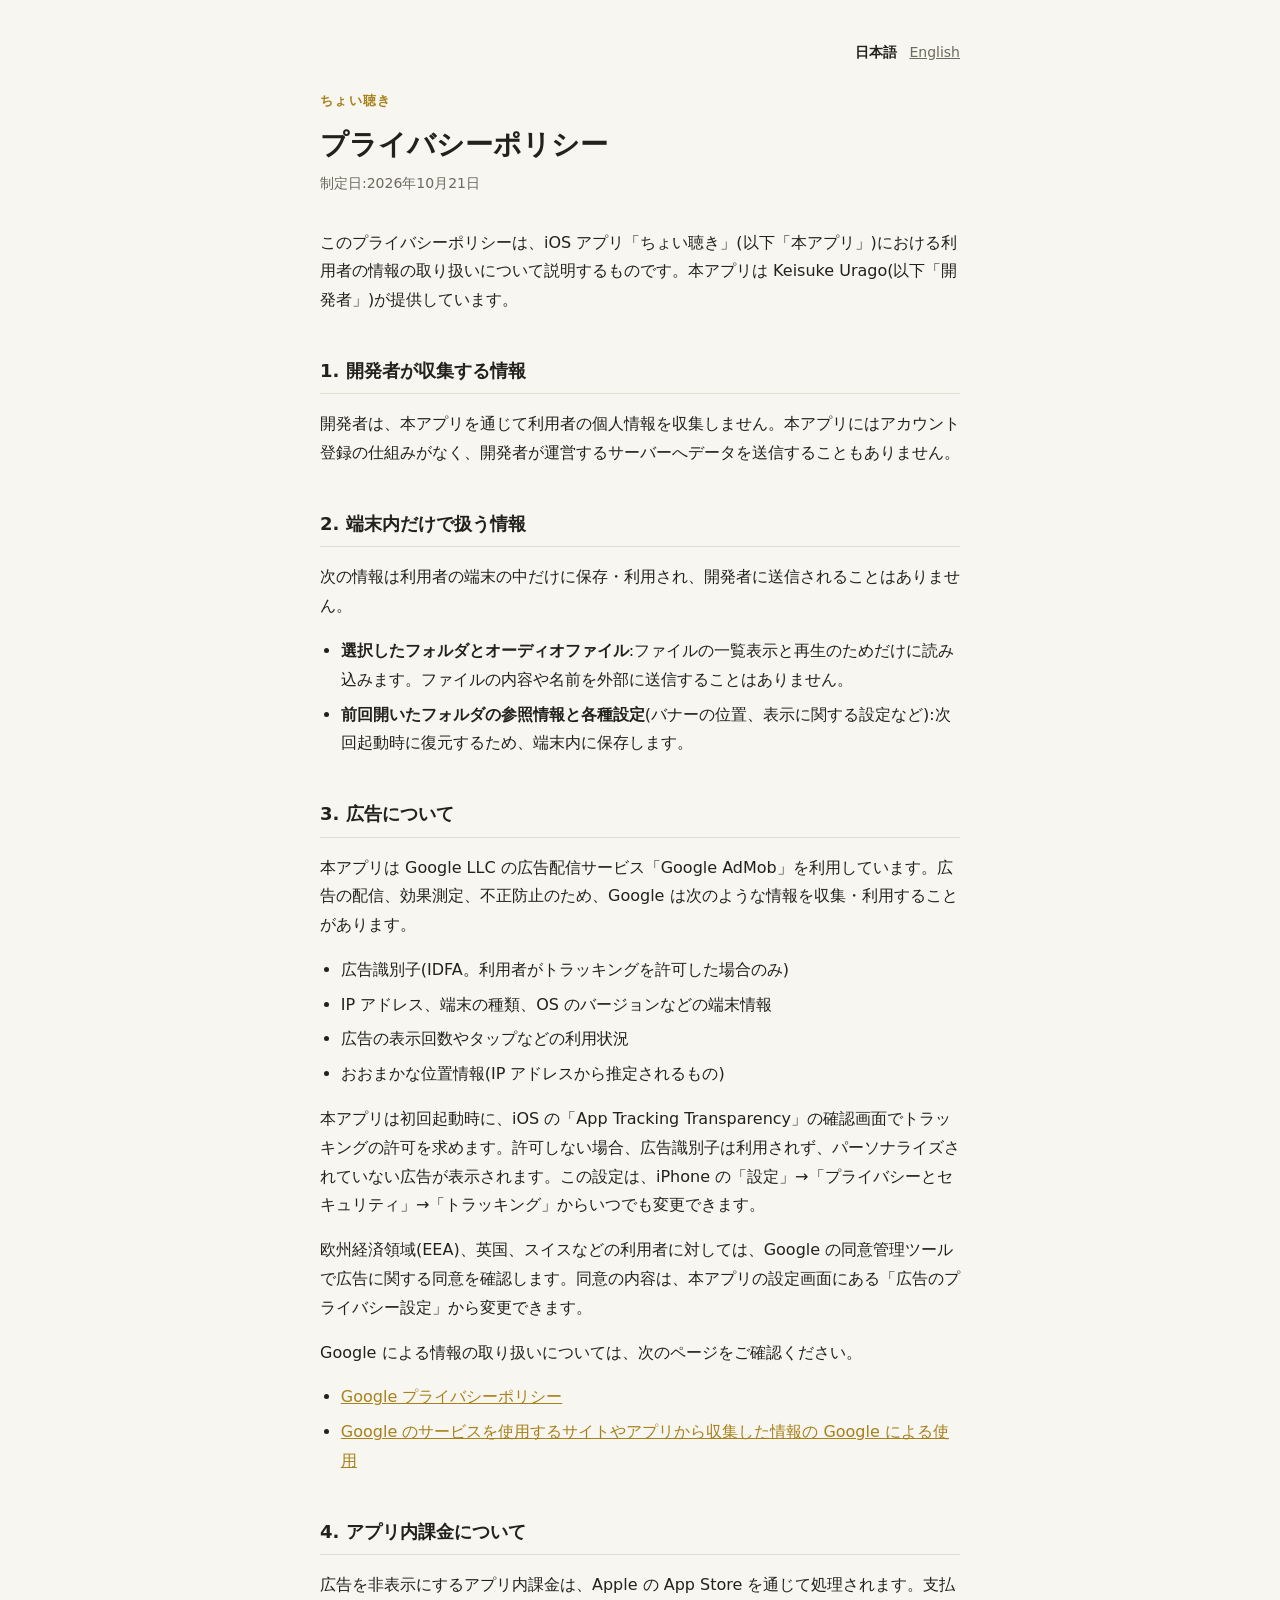
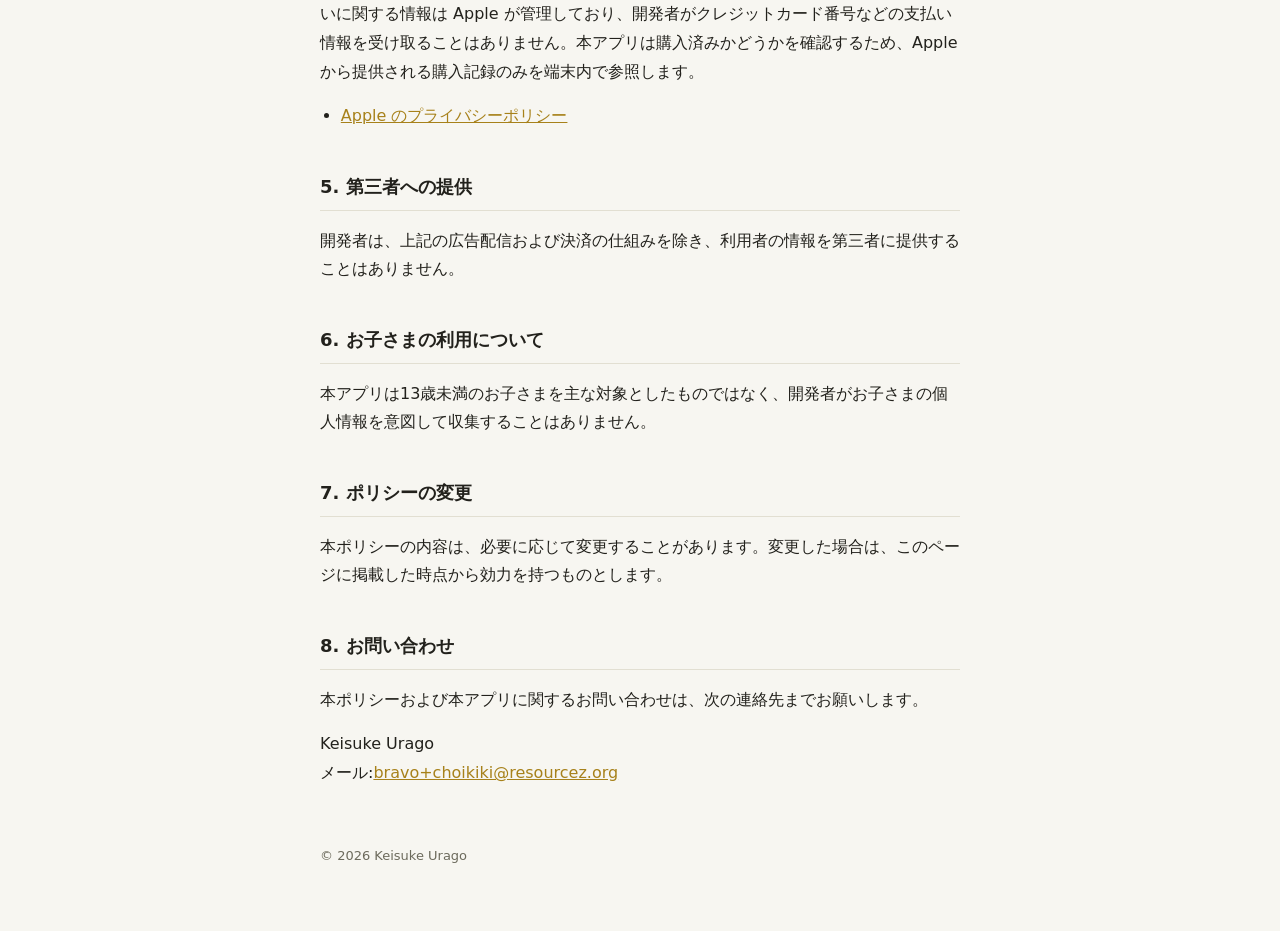
<file: products/choikiki/privacy/index.html>
<!doctype html>
<html lang="ja">
<head>
<meta charset="utf-8">
<meta name="viewport" content="width=device-width, initial-scale=1, viewport-fit=cover">
<title>プライバシーポリシー | ちょい聴き</title>
<link rel="stylesheet" href="style.css">
</head>
<body>
<main>
  <nav class="lang"><a href="./" aria-current="page">日本語</a><a href="en.html" hreflang="en">English</a></nav>

  <p class="app">ちょい聴き</p>
  <h1>プライバシーポリシー</h1>
  <p class="date">制定日:2026年10月21日</p>

  <p>このプライバシーポリシーは、iOS アプリ「ちょい聴き」(以下「本アプリ」)における利用者の情報の取り扱いについて説明するものです。本アプリは Keisuke Urago(以下「開発者」)が提供しています。</p>

  <h2>1. 開発者が収集する情報</h2>
  <p>開発者は、本アプリを通じて利用者の個人情報を収集しません。本アプリにはアカウント登録の仕組みがなく、開発者が運営するサーバーへデータを送信することもありません。</p>

  <h2>2. 端末内だけで扱う情報</h2>
  <p>次の情報は利用者の端末の中だけに保存・利用され、開発者に送信されることはありません。</p>
  <ul>
    <li><strong>選択したフォルダとオーディオファイル</strong>:ファイルの一覧表示と再生のためだけに読み込みます。ファイルの内容や名前を外部に送信することはありません。</li>
    <li><strong>前回開いたフォルダの参照情報と各種設定</strong>(バナーの位置、表示に関する設定など):次回起動時に復元するため、端末内に保存します。</li>
  </ul>

  <h2>3. 広告について</h2>
  <p>本アプリは Google LLC の広告配信サービス「Google AdMob」を利用しています。広告の配信、効果測定、不正防止のため、Google は次のような情報を収集・利用することがあります。</p>
  <ul>
    <li>広告識別子(IDFA。利用者がトラッキングを許可した場合のみ)</li>
    <li>IP アドレス、端末の種類、OS のバージョンなどの端末情報</li>
    <li>広告の表示回数やタップなどの利用状況</li>
    <li>おおまかな位置情報(IP アドレスから推定されるもの)</li>
  </ul>
  <p>本アプリは初回起動時に、iOS の「App Tracking Transparency」の確認画面でトラッキングの許可を求めます。許可しない場合、広告識別子は利用されず、パーソナライズされていない広告が表示されます。この設定は、iPhone の「設定」→「プライバシーとセキュリティ」→「トラッキング」からいつでも変更できます。</p>
  <p>欧州経済領域(EEA)、英国、スイスなどの利用者に対しては、Google の同意管理ツールで広告に関する同意を確認します。同意の内容は、本アプリの設定画面にある「広告のプライバシー設定」から変更できます。</p>
  <p>Google による情報の取り扱いについては、次のページをご確認ください。</p>
  <ul>
    <li><a href="https://policies.google.com/privacy?hl=ja">Google プライバシーポリシー</a></li>
    <li><a href="https://policies.google.com/technologies/partner-sites?hl=ja">Google のサービスを使用するサイトやアプリから収集した情報の Google による使用</a></li>
  </ul>

  <h2>4. アプリ内課金について</h2>
  <p>広告を非表示にするアプリ内課金は、Apple の App Store を通じて処理されます。支払いに関する情報は Apple が管理しており、開発者がクレジットカード番号などの支払い情報を受け取ることはありません。本アプリは購入済みかどうかを確認するため、Apple から提供される購入記録のみを端末内で参照します。</p>
  <ul>
    <li><a href="https://www.apple.com/jp/legal/privacy/">Apple のプライバシーポリシー</a></li>
  </ul>

  <h2>5. 第三者への提供</h2>
  <p>開発者は、上記の広告配信および決済の仕組みを除き、利用者の情報を第三者に提供することはありません。</p>

  <h2>6. お子さまの利用について</h2>
  <p>本アプリは13歳未満のお子さまを主な対象としたものではなく、開発者がお子さまの個人情報を意図して収集することはありません。</p>

  <h2>7. ポリシーの変更</h2>
  <p>本ポリシーの内容は、必要に応じて変更することがあります。変更した場合は、このページに掲載した時点から効力を持つものとします。</p>

  <h2>8. お問い合わせ</h2>
  <p>本ポリシーおよび本アプリに関するお問い合わせは、次の連絡先までお願いします。</p>
  <p>Keisuke Urago<br>メール:<a href="mailto:bravo+choikiki@resourcez.org?subject=Choikiki%E5%95%8F%E3%81%84%E5%90%88%E3%82%8F%E3%81%9B">bravo+choikiki@resourcez.org</a></p>

  <footer>© 2026 Keisuke Urago</footer>
</main>
</body>
</html>
</file>
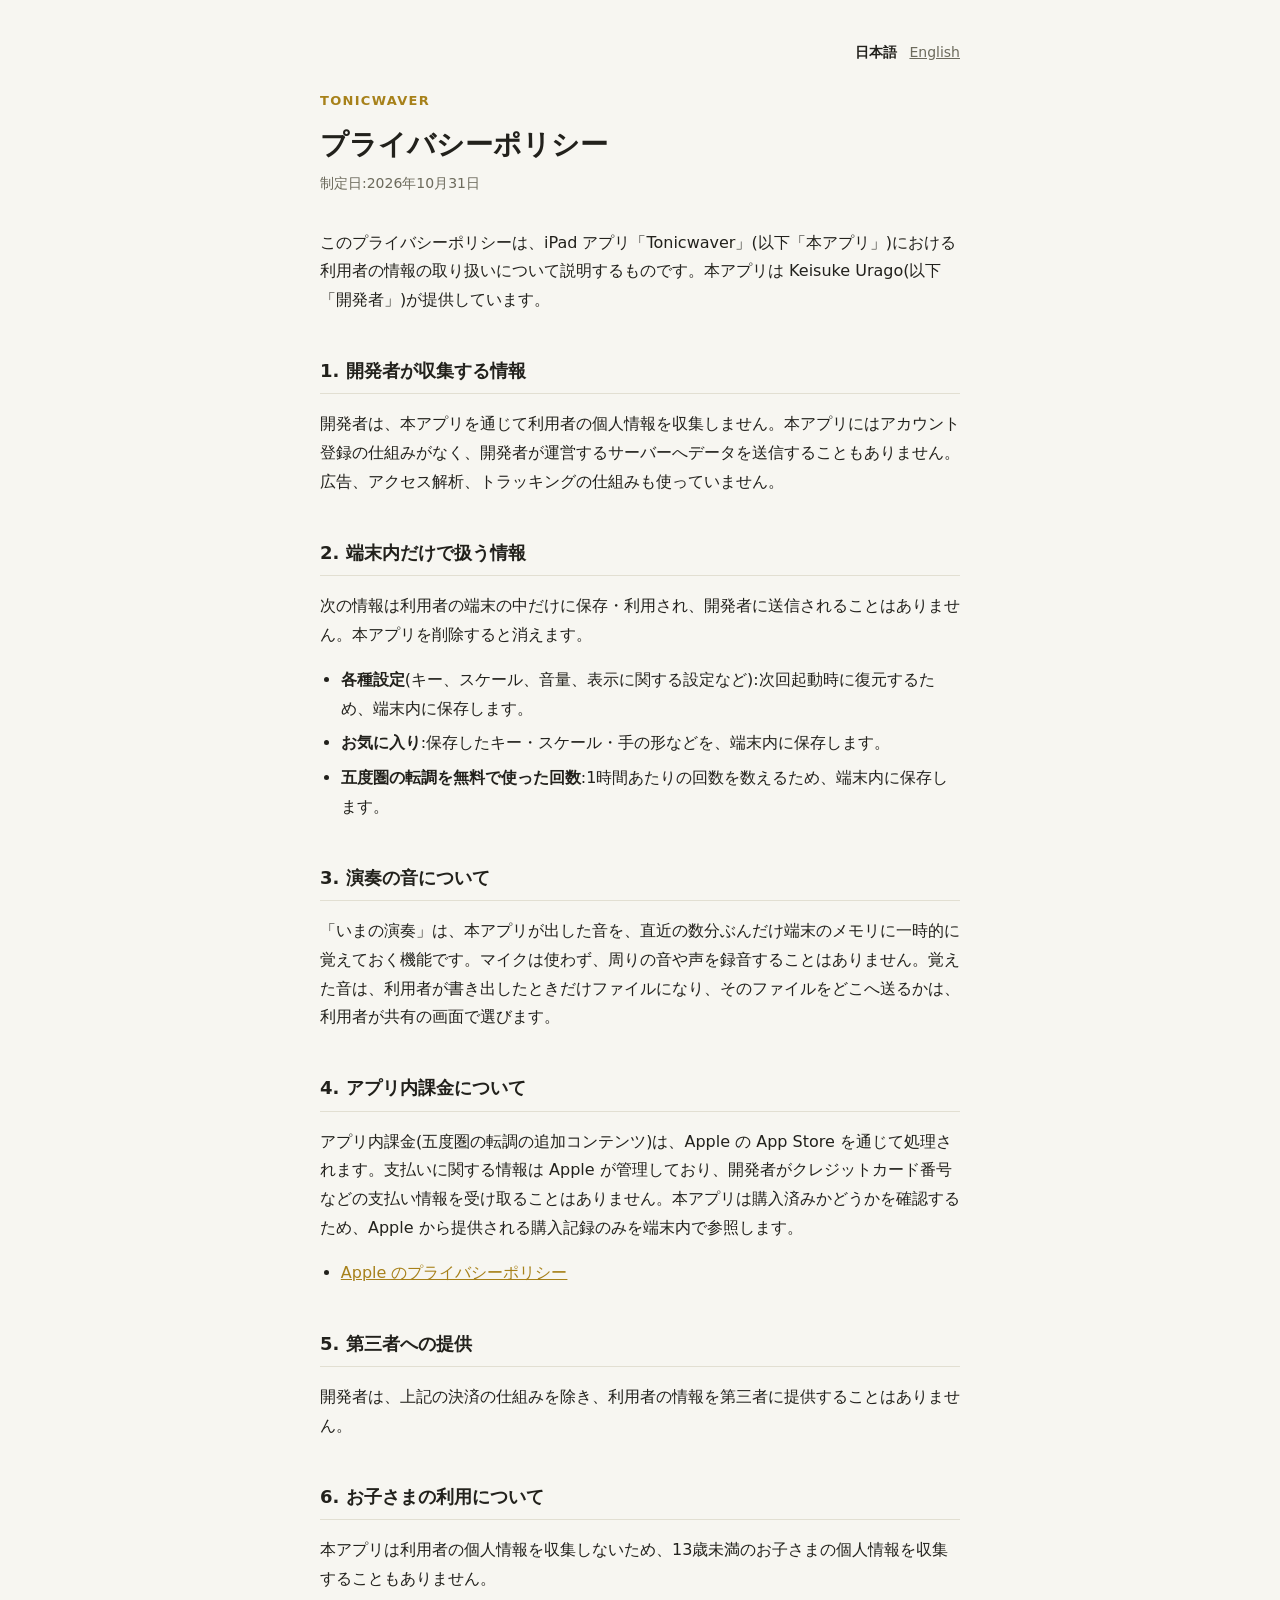
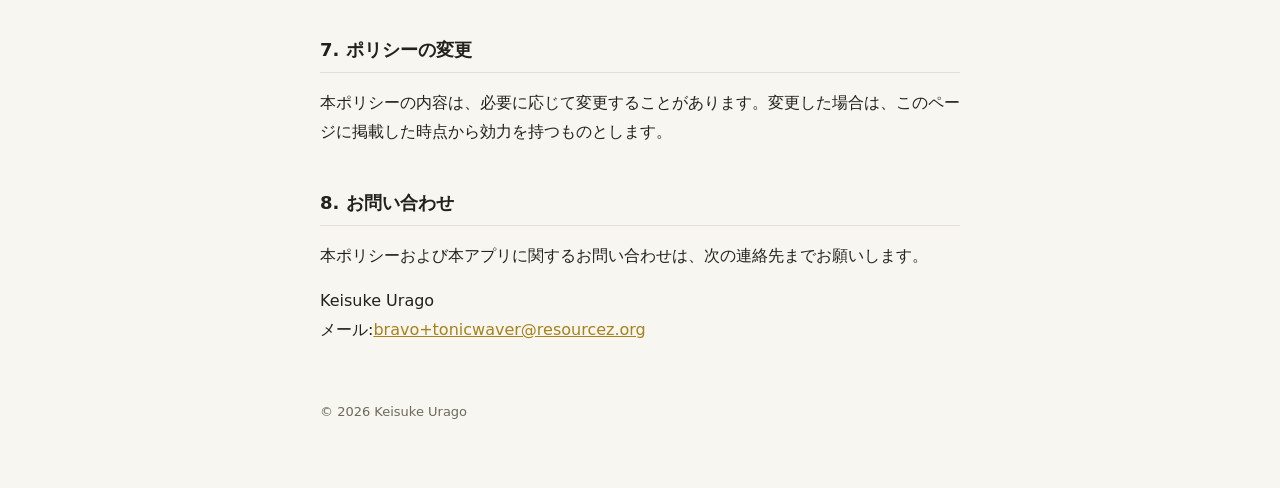
<file: products/tonicwaver/privacy/index.html>
<!doctype html>
<html lang="ja">
<head>
<meta charset="utf-8">
<meta name="viewport" content="width=device-width, initial-scale=1, viewport-fit=cover">
<title>プライバシーポリシー | Tonicwaver</title>
<link rel="stylesheet" href="style.css">
</head>
<body>
<main>
  <nav class="lang"><a href="./" aria-current="page">日本語</a><a href="en.html" hreflang="en">English</a></nav>

  <p class="app">TONICWAVER</p>
  <h1>プライバシーポリシー</h1>
  <p class="date">制定日:2026年10月31日</p>

  <p>このプライバシーポリシーは、iPad アプリ「Tonicwaver」(以下「本アプリ」)における利用者の情報の取り扱いについて説明するものです。本アプリは Keisuke Urago(以下「開発者」)が提供しています。</p>

  <h2>1. 開発者が収集する情報</h2>
  <p>開発者は、本アプリを通じて利用者の個人情報を収集しません。本アプリにはアカウント登録の仕組みがなく、開発者が運営するサーバーへデータを送信することもありません。広告、アクセス解析、トラッキングの仕組みも使っていません。</p>

  <h2>2. 端末内だけで扱う情報</h2>
  <p>次の情報は利用者の端末の中だけに保存・利用され、開発者に送信されることはありません。本アプリを削除すると消えます。</p>
  <ul>
    <li><strong>各種設定</strong>(キー、スケール、音量、表示に関する設定など):次回起動時に復元するため、端末内に保存します。</li>
    <li><strong>お気に入り</strong>:保存したキー・スケール・手の形などを、端末内に保存します。</li>
    <li><strong>五度圏の転調を無料で使った回数</strong>:1時間あたりの回数を数えるため、端末内に保存します。</li>
  </ul>

  <h2>3. 演奏の音について</h2>
  <p>「いまの演奏」は、本アプリが出した音を、直近の数分ぶんだけ端末のメモリに一時的に覚えておく機能です。マイクは使わず、周りの音や声を録音することはありません。覚えた音は、利用者が書き出したときだけファイルになり、そのファイルをどこへ送るかは、利用者が共有の画面で選びます。</p>

  <h2>4. アプリ内課金について</h2>
  <p>アプリ内課金(五度圏の転調の追加コンテンツ)は、Apple の App Store を通じて処理されます。支払いに関する情報は Apple が管理しており、開発者がクレジットカード番号などの支払い情報を受け取ることはありません。本アプリは購入済みかどうかを確認するため、Apple から提供される購入記録のみを端末内で参照します。</p>
  <ul>
    <li><a href="https://www.apple.com/jp/legal/privacy/">Apple のプライバシーポリシー</a></li>
  </ul>

  <h2>5. 第三者への提供</h2>
  <p>開発者は、上記の決済の仕組みを除き、利用者の情報を第三者に提供することはありません。</p>

  <h2>6. お子さまの利用について</h2>
  <p>本アプリは利用者の個人情報を収集しないため、13歳未満のお子さまの個人情報を収集することもありません。</p>

  <h2>7. ポリシーの変更</h2>
  <p>本ポリシーの内容は、必要に応じて変更することがあります。変更した場合は、このページに掲載した時点から効力を持つものとします。</p>

  <h2>8. お問い合わせ</h2>
  <p>本ポリシーおよび本アプリに関するお問い合わせは、次の連絡先までお願いします。</p>
  <p>Keisuke Urago<br>メール:<a href="mailto:bravo+tonicwaver@resourcez.org?subject=Tonicwaver%E5%95%8F%E3%81%84%E5%90%88%E3%82%8F%E3%81%9B">bravo+tonicwaver@resourcez.org</a></p>

  <footer>© 2026 Keisuke Urago</footer>
</main>
</body>
</html>
</file>
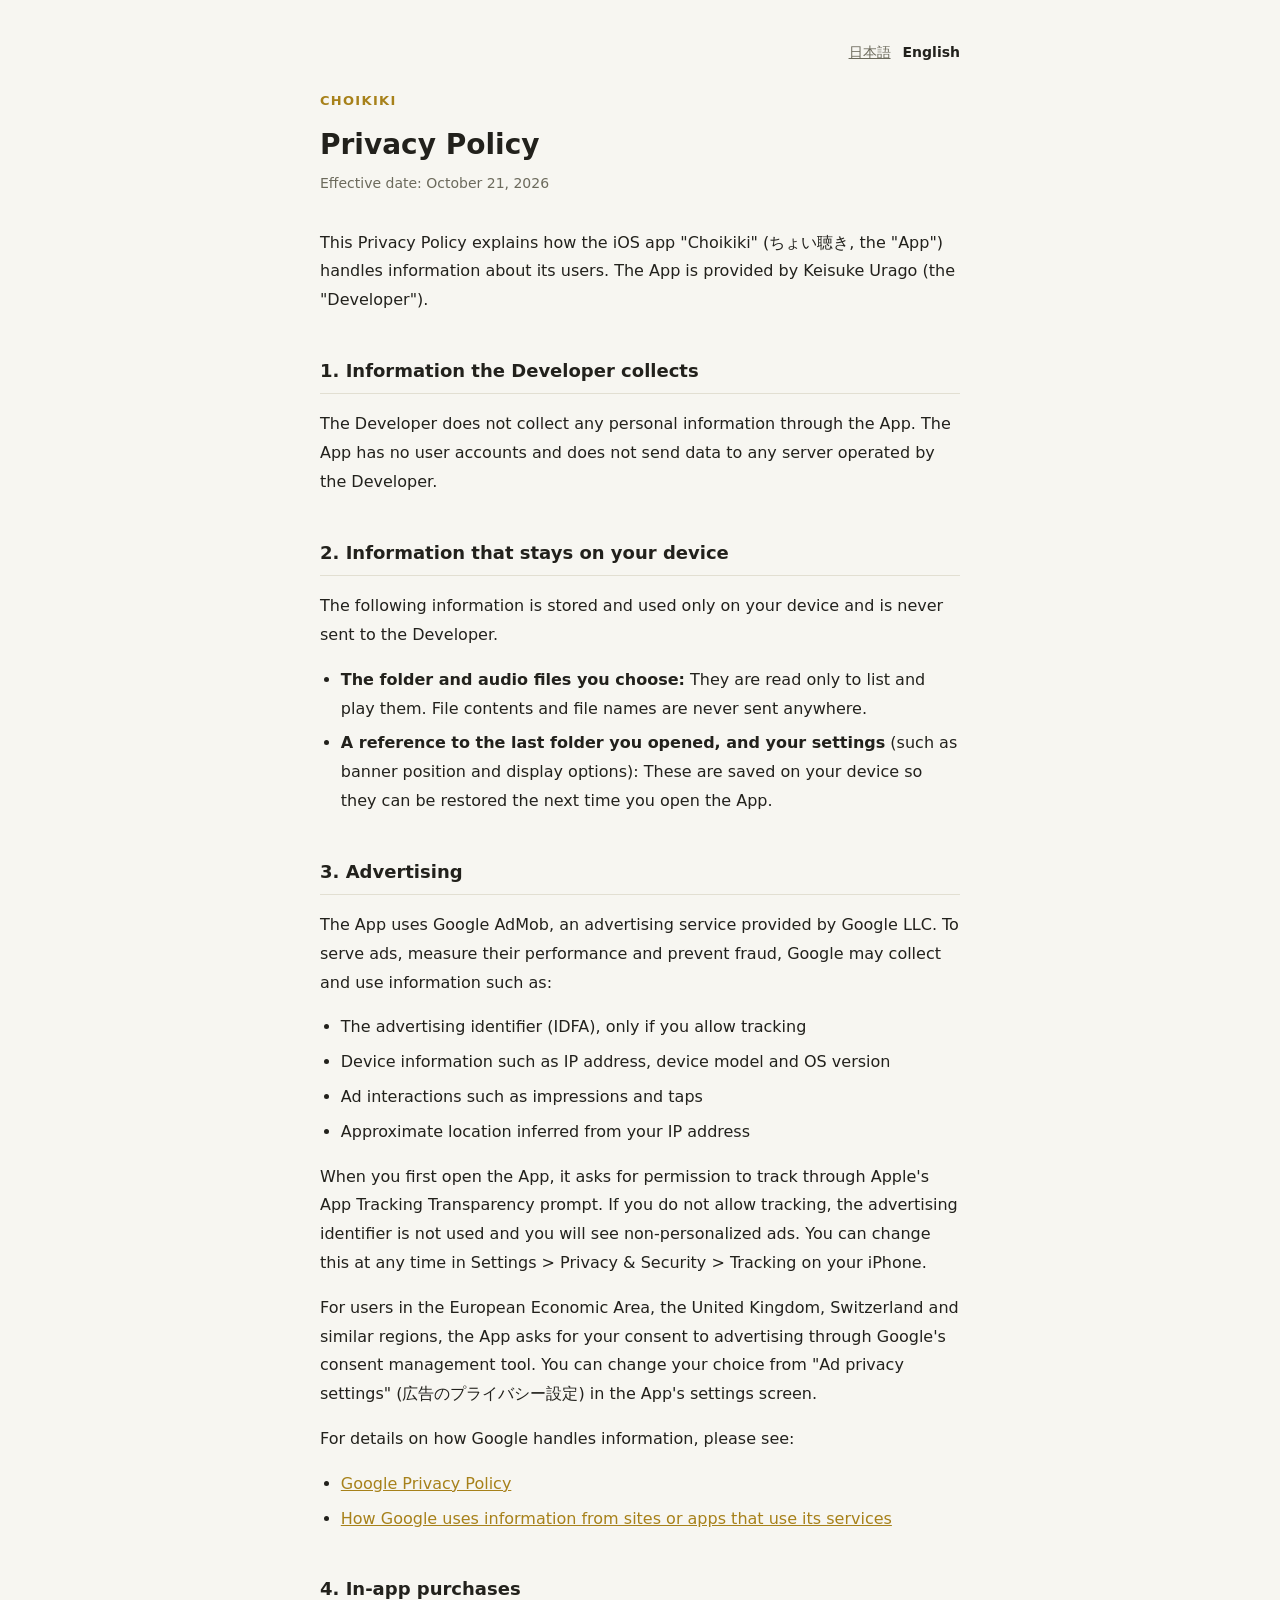
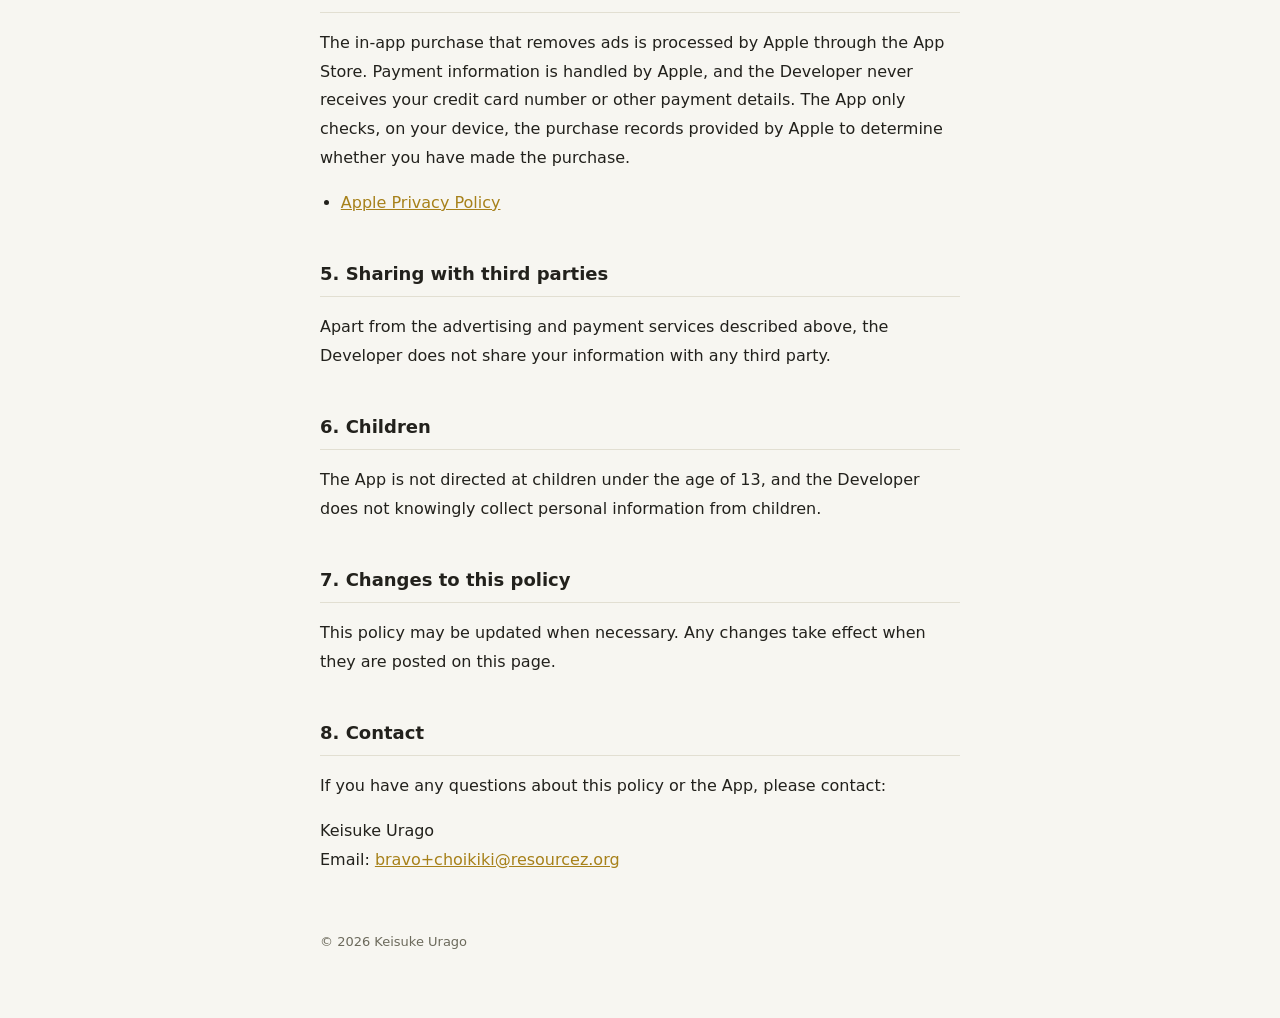
<file: products/choikiki/privacy/en.html>
<!doctype html>
<html lang="en">
<head>
<meta charset="utf-8">
<meta name="viewport" content="width=device-width, initial-scale=1, viewport-fit=cover">
<title>Privacy Policy | Choikiki</title>
<link rel="stylesheet" href="style.css">
</head>
<body>
<main>
  <nav class="lang"><a href="./" hreflang="ja">日本語</a><a href="en.html" aria-current="page">English</a></nav>

  <p class="app">CHOIKIKI</p>
  <h1>Privacy Policy</h1>
  <p class="date">Effective date: October 21, 2026</p>

  <p>This Privacy Policy explains how the iOS app "Choikiki" (ちょい聴き, the "App") handles information about its users. The App is provided by Keisuke Urago (the "Developer").</p>

  <h2>1. Information the Developer collects</h2>
  <p>The Developer does not collect any personal information through the App. The App has no user accounts and does not send data to any server operated by the Developer.</p>

  <h2>2. Information that stays on your device</h2>
  <p>The following information is stored and used only on your device and is never sent to the Developer.</p>
  <ul>
    <li><strong>The folder and audio files you choose:</strong> They are read only to list and play them. File contents and file names are never sent anywhere.</li>
    <li><strong>A reference to the last folder you opened, and your settings</strong> (such as banner position and display options): These are saved on your device so they can be restored the next time you open the App.</li>
  </ul>

  <h2>3. Advertising</h2>
  <p>The App uses Google AdMob, an advertising service provided by Google LLC. To serve ads, measure their performance and prevent fraud, Google may collect and use information such as:</p>
  <ul>
    <li>The advertising identifier (IDFA), only if you allow tracking</li>
    <li>Device information such as IP address, device model and OS version</li>
    <li>Ad interactions such as impressions and taps</li>
    <li>Approximate location inferred from your IP address</li>
  </ul>
  <p>When you first open the App, it asks for permission to track through Apple's App Tracking Transparency prompt. If you do not allow tracking, the advertising identifier is not used and you will see non-personalized ads. You can change this at any time in Settings &gt; Privacy &amp; Security &gt; Tracking on your iPhone.</p>
  <p>For users in the European Economic Area, the United Kingdom, Switzerland and similar regions, the App asks for your consent to advertising through Google's consent management tool. You can change your choice from "Ad privacy settings" (広告のプライバシー設定) in the App's settings screen.</p>
  <p>For details on how Google handles information, please see:</p>
  <ul>
    <li><a href="https://policies.google.com/privacy">Google Privacy Policy</a></li>
    <li><a href="https://policies.google.com/technologies/partner-sites">How Google uses information from sites or apps that use its services</a></li>
  </ul>

  <h2>4. In-app purchases</h2>
  <p>The in-app purchase that removes ads is processed by Apple through the App Store. Payment information is handled by Apple, and the Developer never receives your credit card number or other payment details. The App only checks, on your device, the purchase records provided by Apple to determine whether you have made the purchase.</p>
  <ul>
    <li><a href="https://www.apple.com/legal/privacy/">Apple Privacy Policy</a></li>
  </ul>

  <h2>5. Sharing with third parties</h2>
  <p>Apart from the advertising and payment services described above, the Developer does not share your information with any third party.</p>

  <h2>6. Children</h2>
  <p>The App is not directed at children under the age of 13, and the Developer does not knowingly collect personal information from children.</p>

  <h2>7. Changes to this policy</h2>
  <p>This policy may be updated when necessary. Any changes take effect when they are posted on this page.</p>

  <h2>8. Contact</h2>
  <p>If you have any questions about this policy or the App, please contact:</p>
  <p>Keisuke Urago<br>Email: <a href="mailto:bravo+choikiki@resourcez.org?subject=Choikiki%20Inquiry">bravo+choikiki@resourcez.org</a></p>

  <footer>© 2026 Keisuke Urago</footer>
</main>
</body>
</html>
</file>
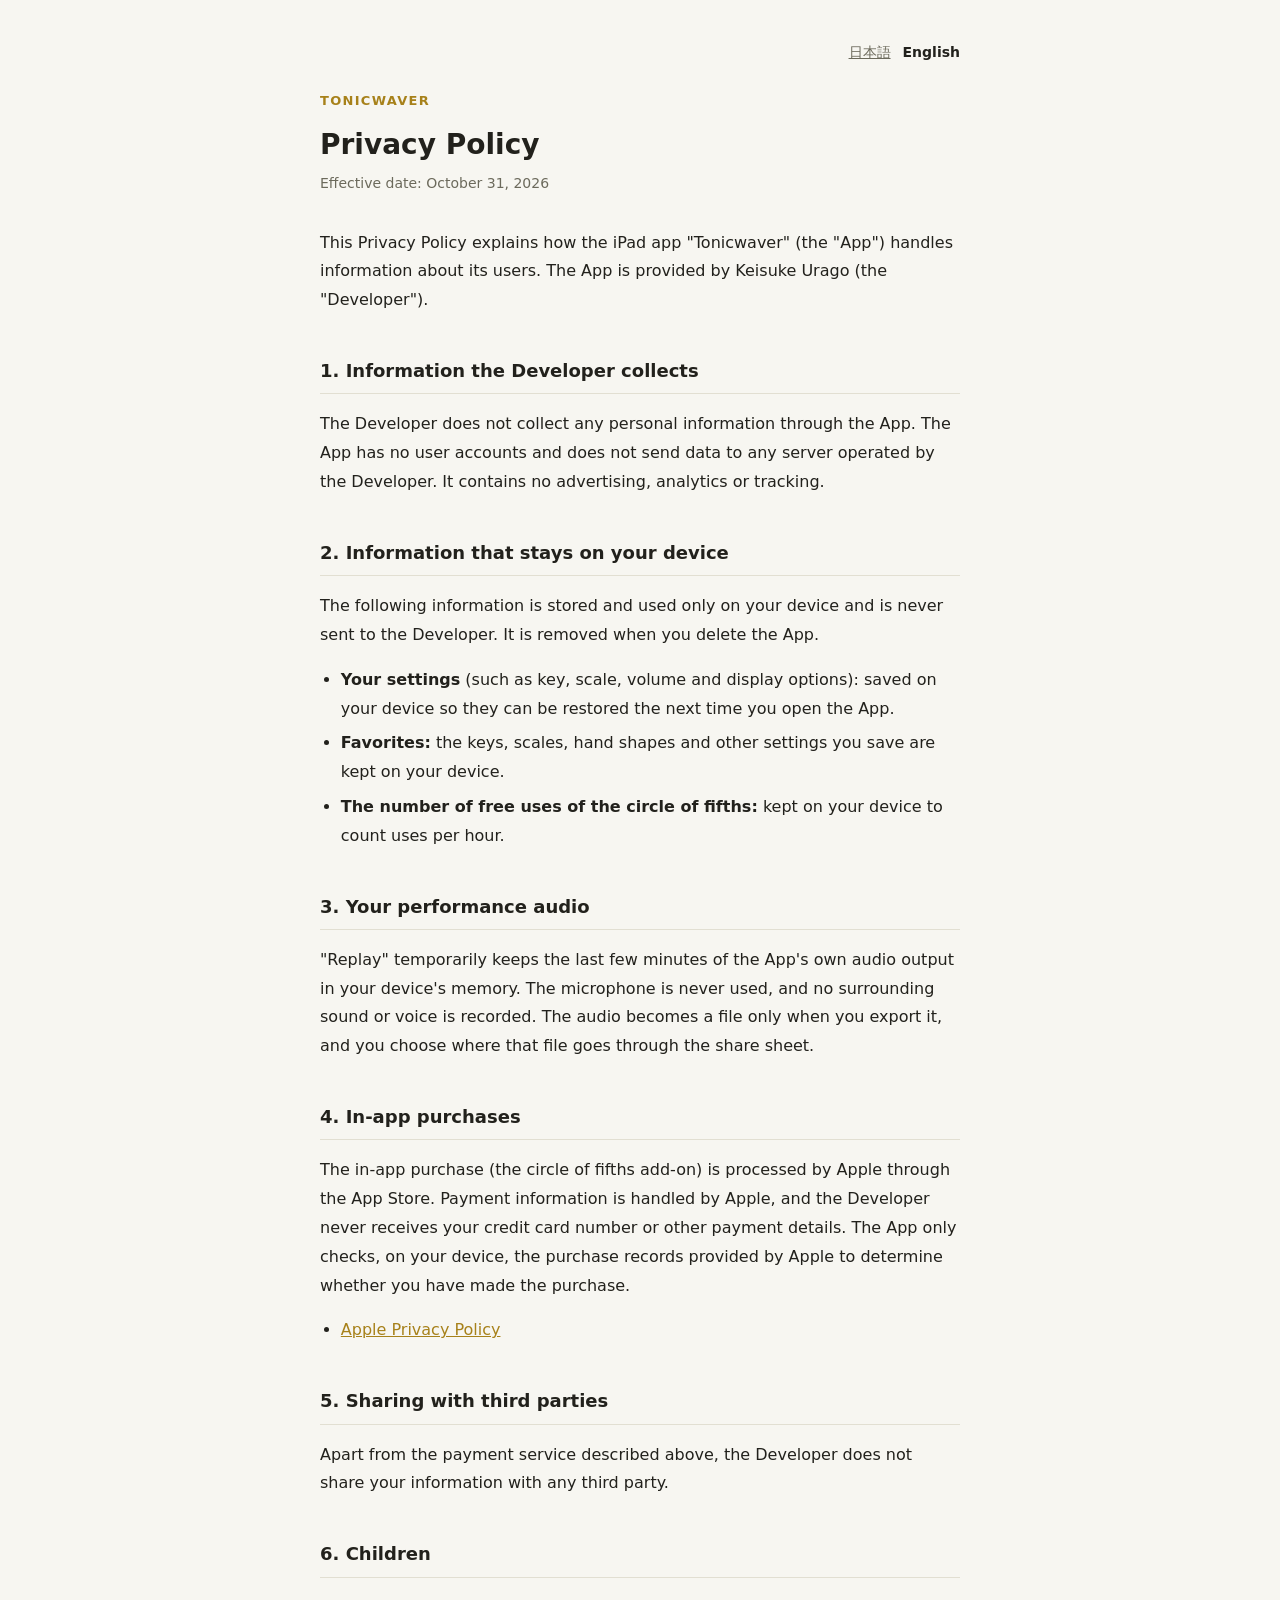
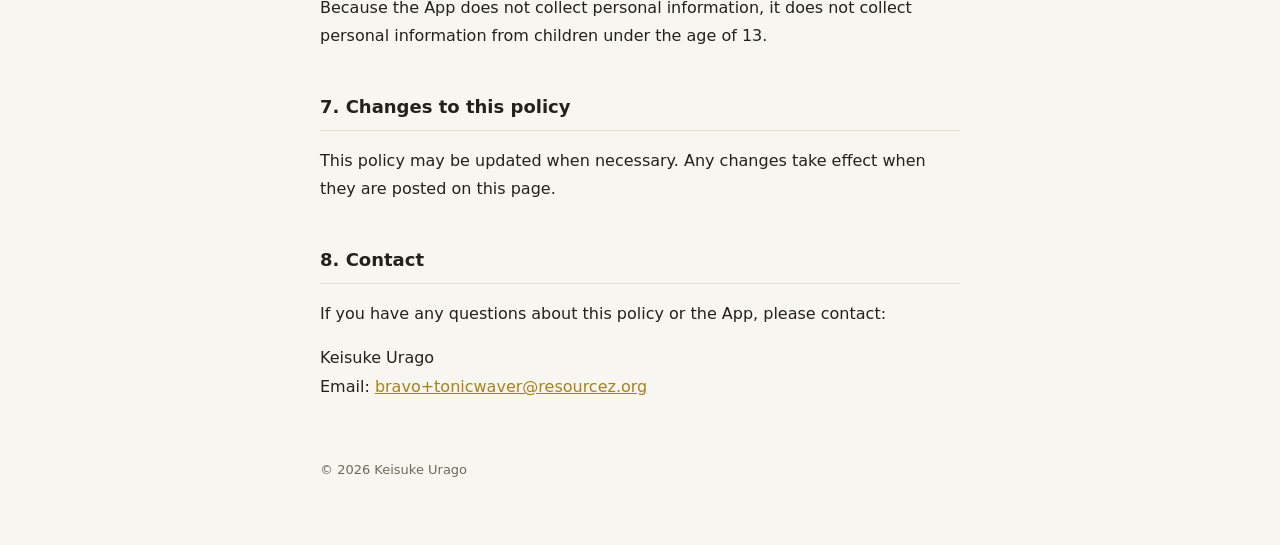
<file: products/tonicwaver/privacy/en.html>
<!doctype html>
<html lang="en">
<head>
<meta charset="utf-8">
<meta name="viewport" content="width=device-width, initial-scale=1, viewport-fit=cover">
<title>Privacy Policy | Tonicwaver</title>
<link rel="stylesheet" href="style.css">
</head>
<body>
<main>
  <nav class="lang"><a href="./" hreflang="ja">日本語</a><a href="en.html" aria-current="page">English</a></nav>

  <p class="app">TONICWAVER</p>
  <h1>Privacy Policy</h1>
  <p class="date">Effective date: October 31, 2026</p>

  <p>This Privacy Policy explains how the iPad app "Tonicwaver" (the "App") handles information about its users. The App is provided by Keisuke Urago (the "Developer").</p>

  <h2>1. Information the Developer collects</h2>
  <p>The Developer does not collect any personal information through the App. The App has no user accounts and does not send data to any server operated by the Developer. It contains no advertising, analytics or tracking.</p>

  <h2>2. Information that stays on your device</h2>
  <p>The following information is stored and used only on your device and is never sent to the Developer. It is removed when you delete the App.</p>
  <ul>
    <li><strong>Your settings</strong> (such as key, scale, volume and display options): saved on your device so they can be restored the next time you open the App.</li>
    <li><strong>Favorites:</strong> the keys, scales, hand shapes and other settings you save are kept on your device.</li>
    <li><strong>The number of free uses of the circle of fifths:</strong> kept on your device to count uses per hour.</li>
  </ul>

  <h2>3. Your performance audio</h2>
  <p>"Replay" temporarily keeps the last few minutes of the App's own audio output in your device's memory. The microphone is never used, and no surrounding sound or voice is recorded. The audio becomes a file only when you export it, and you choose where that file goes through the share sheet.</p>

  <h2>4. In-app purchases</h2>
  <p>The in-app purchase (the circle of fifths add-on) is processed by Apple through the App Store. Payment information is handled by Apple, and the Developer never receives your credit card number or other payment details. The App only checks, on your device, the purchase records provided by Apple to determine whether you have made the purchase.</p>
  <ul>
    <li><a href="https://www.apple.com/legal/privacy/">Apple Privacy Policy</a></li>
  </ul>

  <h2>5. Sharing with third parties</h2>
  <p>Apart from the payment service described above, the Developer does not share your information with any third party.</p>

  <h2>6. Children</h2>
  <p>Because the App does not collect personal information, it does not collect personal information from children under the age of 13.</p>

  <h2>7. Changes to this policy</h2>
  <p>This policy may be updated when necessary. Any changes take effect when they are posted on this page.</p>

  <h2>8. Contact</h2>
  <p>If you have any questions about this policy or the App, please contact:</p>
  <p>Keisuke Urago<br>Email: <a href="mailto:bravo+tonicwaver@resourcez.org?subject=Tonicwaver%20Inquiry">bravo+tonicwaver@resourcez.org</a></p>

  <footer>© 2026 Keisuke Urago</footer>
</main>
</body>
</html>
</file>
<file: products/choikiki/privacy/style.css>
:root {
  --bg: #f7f6f1; --fg: #22211c; --muted: #6c6a5c; --line: #e2dfd2; --accent: #a7811a;
  --font: "Hiragino Sans", "Noto Sans JP", -apple-system, system-ui, sans-serif;
}
@media (prefers-color-scheme: dark) {
  :root { --bg: #151512; --fg: #ecebe3; --muted: #9d9984; --line: #2f2d26; --accent: #e0bc4f; color-scheme: dark; }
}
* { box-sizing: border-box; }
body { margin: 0; background: var(--bg); color: var(--fg); font-family: var(--font); font-size: 16px; line-height: 1.8; }
main { max-width: 680px; margin: 0 auto; padding: 40px max(20px, env(safe-area-inset-left)) 64px max(20px, env(safe-area-inset-right)); }
nav.lang { display: flex; justify-content: flex-end; gap: 12px; font-size: 14px; }
nav.lang a { color: var(--muted); }
nav.lang a[aria-current] { color: var(--fg); font-weight: 700; text-decoration: none; }
.app { font-size: 13px; letter-spacing: .1em; color: var(--accent); font-weight: 700; margin-top: 24px; }
h1 { font-size: 28px; line-height: 1.35; margin: 4px 0 8px; text-wrap: balance; }
.date { color: var(--muted); font-size: 14px; margin: 0 0 32px; }
h2 { font-size: 18px; margin: 40px 0 8px; padding-bottom: 6px; border-bottom: 1px solid var(--line); }
ul { padding-left: 1.3em; }
li + li { margin-top: 6px; }
a { color: var(--accent); overflow-wrap: anywhere; }
footer { margin-top: 56px; color: var(--muted); font-size: 13px; }
</file>
<file: products/tonicwaver/privacy/style.css>
:root {
  --bg: #f7f6f1; --fg: #22211c; --muted: #6c6a5c; --line: #e2dfd2; --accent: #a7811a;
  --font: "Hiragino Sans", "Noto Sans JP", -apple-system, system-ui, sans-serif;
}
@media (prefers-color-scheme: dark) {
  :root { --bg: #151512; --fg: #ecebe3; --muted: #9d9984; --line: #2f2d26; --accent: #e0bc4f; color-scheme: dark; }
}
* { box-sizing: border-box; }
body { margin: 0; background: var(--bg); color: var(--fg); font-family: var(--font); font-size: 16px; line-height: 1.8; }
main { max-width: 680px; margin: 0 auto; padding: 40px max(20px, env(safe-area-inset-left)) 64px max(20px, env(safe-area-inset-right)); }
nav.lang { display: flex; justify-content: flex-end; gap: 12px; font-size: 14px; }
nav.lang a { color: var(--muted); }
nav.lang a[aria-current] { color: var(--fg); font-weight: 700; text-decoration: none; }
.app { font-size: 13px; letter-spacing: .1em; color: var(--accent); font-weight: 700; margin-top: 24px; }
h1 { font-size: 28px; line-height: 1.35; margin: 4px 0 8px; text-wrap: balance; }
.date { color: var(--muted); font-size: 14px; margin: 0 0 32px; }
h2 { font-size: 18px; margin: 40px 0 8px; padding-bottom: 6px; border-bottom: 1px solid var(--line); }
ul { padding-left: 1.3em; }
li + li { margin-top: 6px; }
a { color: var(--accent); overflow-wrap: anywhere; }
footer { margin-top: 56px; color: var(--muted); font-size: 13px; }
</file>
